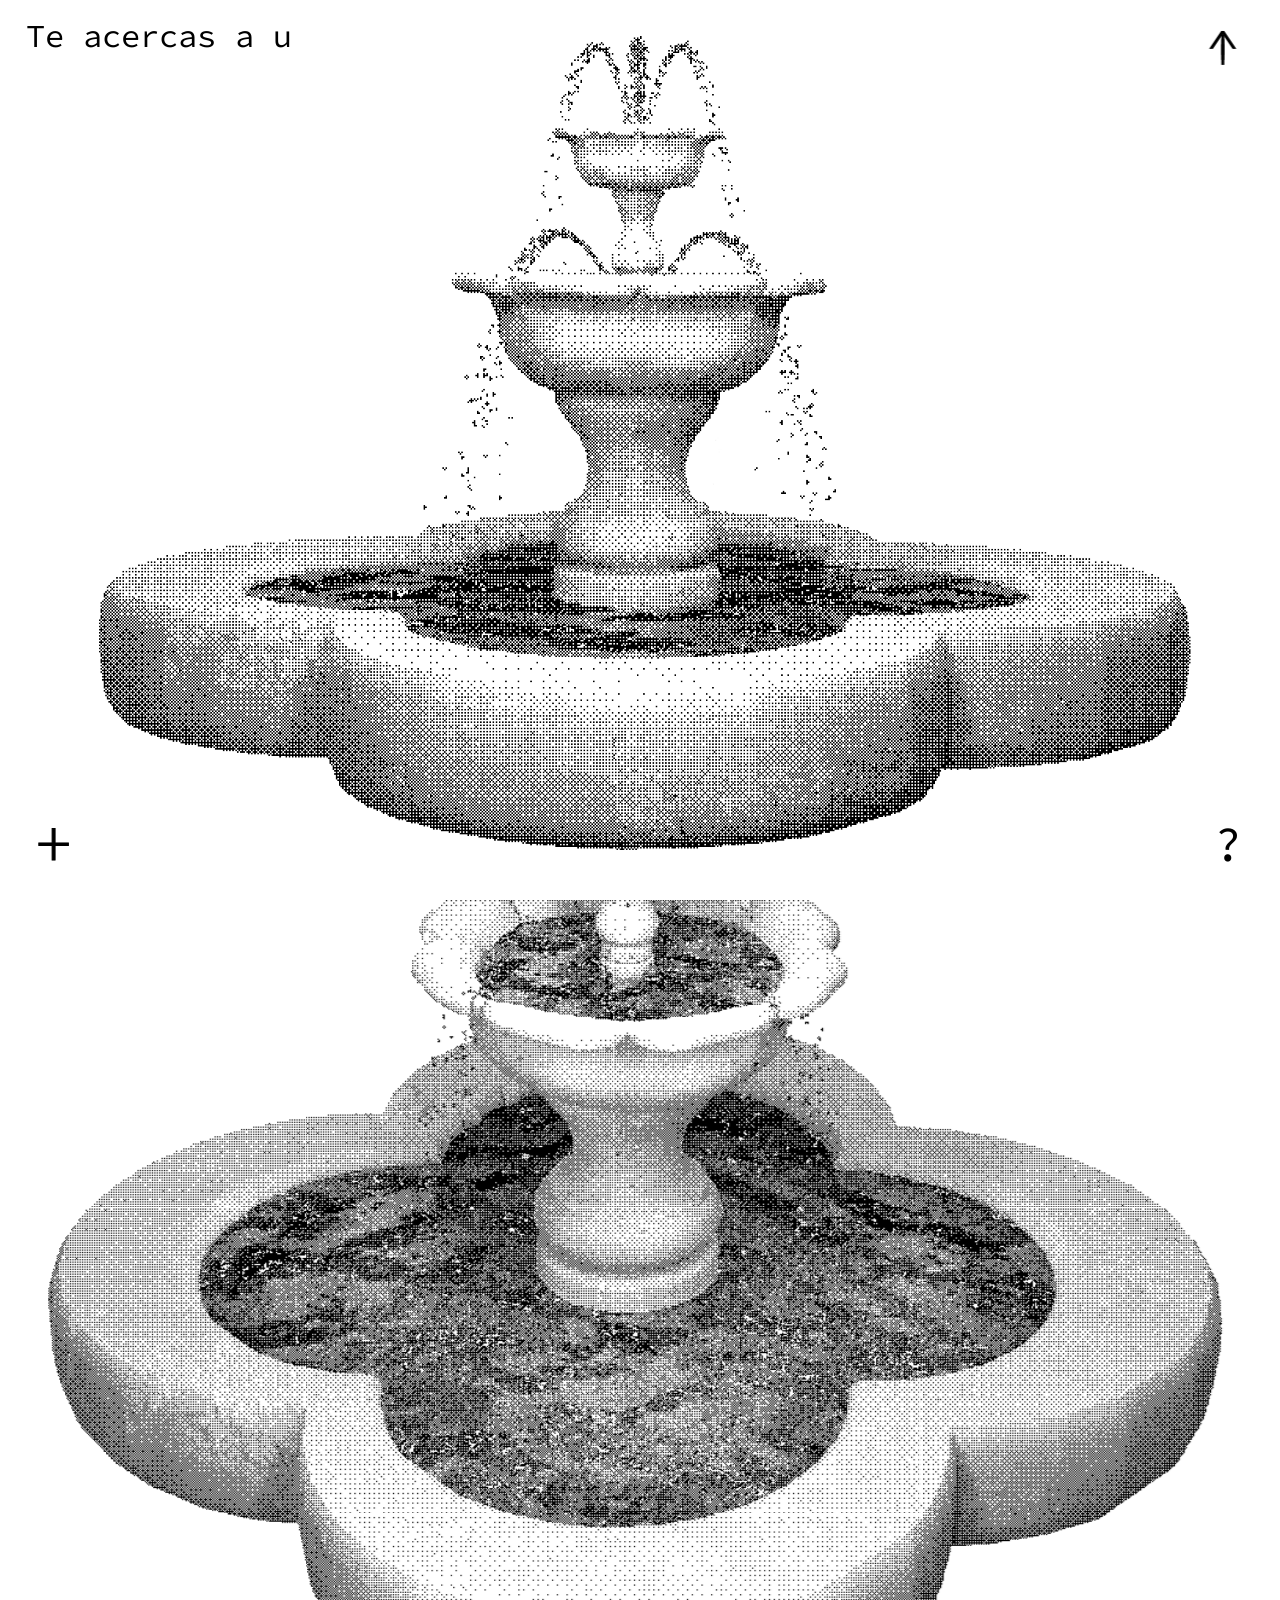
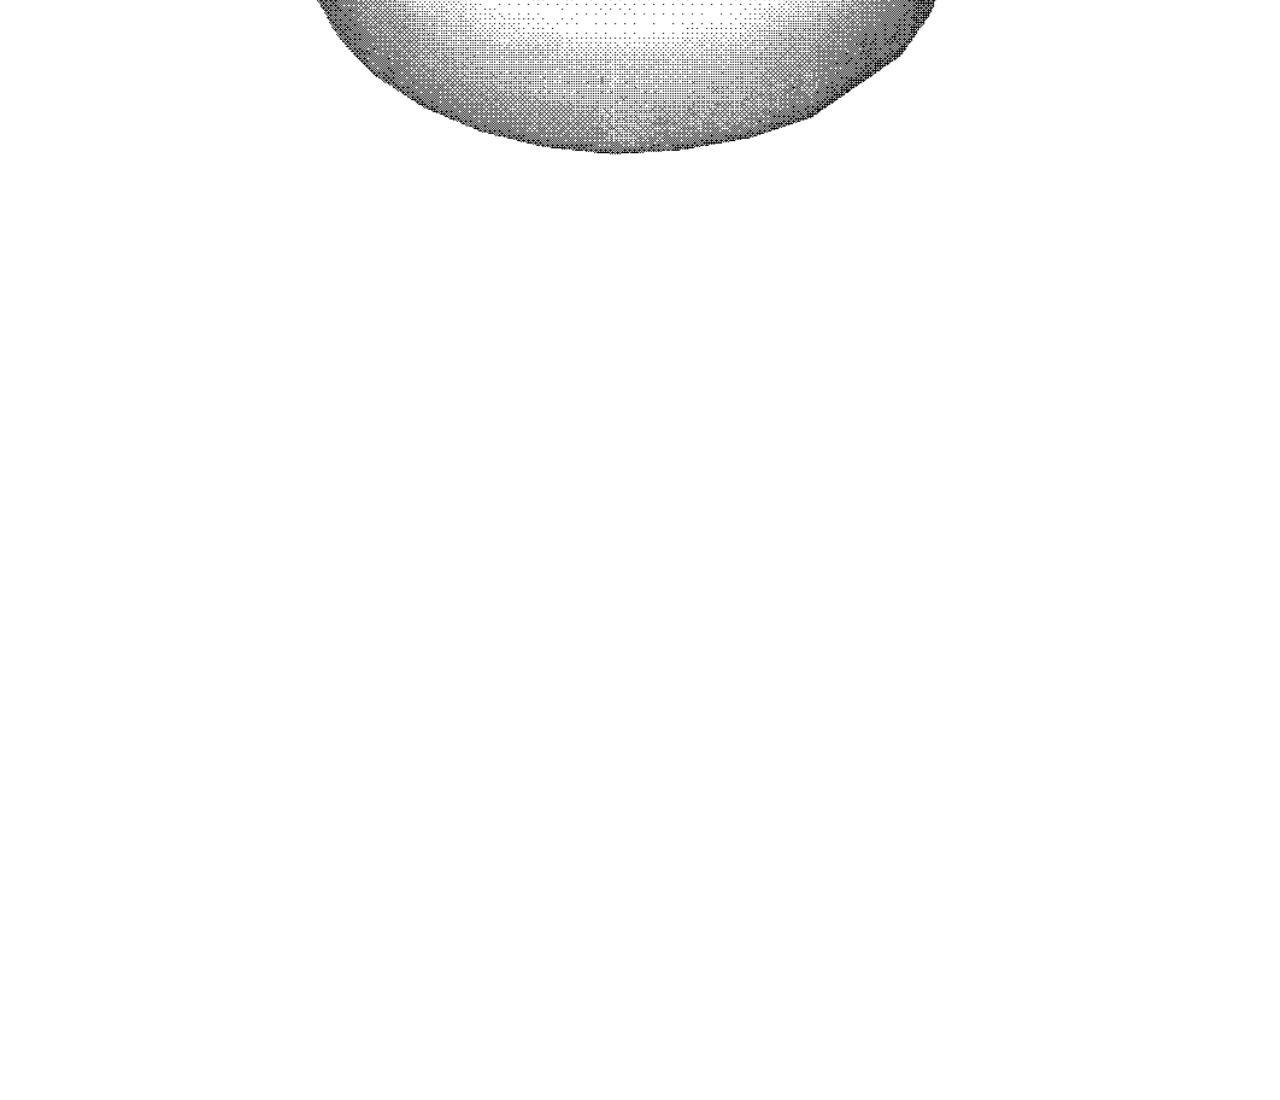
<file: index.html>
<!doctype html>
<html lang="es">
  <head>
    <meta charset="utf-8" />
    <meta name="viewport" content="width=device-width, initial-scale=1.0" />
    <title>Fuente de los deseos</title>
    <link
      href="https://fonts.googleapis.com/css2?family=Source+Code+Pro:ital,wght@0,300;0,400;0,700;1,400&display=swap"
      rel="stylesheet"
    />
    <script src="https://code.jquery.com/jquery-3.6.0.min.js"></script>
    <link rel="stylesheet" href="style.css" />
  </head>
  <body>
    <div id="top" style="display: none; position: absolute; top: 0; height: 0"></div>

    <header>
      <a id="typedtext" href="#bottom" style="display: inline-block; color: black"></a>
      <p id="secondtyped" style="display: block"></p>
    </header>

    <form id="coin-input" class="form">
      <textarea rows="5" id="response" placeholder="escribe aqui" required></textarea>
      <button id="save-button" type="submit">Lanzar moneda</button>
    </form>

    <div id="gallery"></div>
    <div id="coin-show"></div>

    <div class="introGif-container" id="introGif">
      <canvas id="fountainzoom"></canvas>
    </div>

    <div class="basin-container" id="basinDiv">
      <div id="scrollTop-container">
        <a href="#top" id="scrollTotop">---&gt;</a>
      </div>
      <div class="entry-page"></div>
      <div id="about-container">
        <p>
          La Fuente de los Deseos es donde el cauce llega a su estuario.<br /><br />
          Esta fuente guarda deseos.<br /><br />
          (web original a-fountain.glitch.me, ahora 404)<br /><br />
        </p>
      </div>
      <div id="bottom-container">
        <div id="plus"><p>+</p></div>
        <div id="about"><p>?</p></div>
        <div id="about-close" class="hide"><p>+</p></div>
        <div id="tossback"><p>Devolver</p></div>
      </div>
      <div id="nevermind"><p>Mejor no</p></div>
    </div>

    <div id="bottom" style="position: absolute; bottom: 0; top: 200vh"></div>
    <div id="moneda-label"></div>

    <script src="./main.js"></script>
  </body>
</html>
</file>
<file: style.css>
:root {
  overflow-x: hidden;
}
body {
  margin: 0;
  padding: 0;
  font-size: 24pt;
  height: 200vh;
  overscroll-behavior: none;
  -ms-overflow-style: none;
  scrollbar-width: none;
  background: white;
}
body::-webkit-scrollbar {
  display: none;
}
* {
  font-family: "Source Code Pro", monospace;
}
header {
  position: fixed;
  top: 1.75vh;
  left: 2vw;
  padding: 0 2.5vw 0 0;
  z-index: 9000;
}
p {
  margin: 0;
}
p,
h1,
h2 {
  user-select: none;
  font-size: 24pt;
}
li {
  font-size: 24pt;
  line-height: 42pt;
  cursor: pointer;
}
#typedtext {
  position: fixed;
  text-decoration: none;
  z-index: 1000;
  pointer-events: none;
  color: black;
}
#typedtext.active {
  pointer-events: auto;
}
#typedtext:hover {
  text-decoration: underline dotted black;
}
.introGif-container {
  padding: 0;
  margin: 0;
  height: 100vh;
  max-width: 100vw;
  background-size: auto 93.75%;
  background-repeat: no-repeat;
  background-position: center;
}
canvas {
  margin-top: -1px;
  z-index: 10;
  position: fixed;
  left: 46.25%;
  top: 50%;
  height: 100vh;
  max-width: 100vw;
  transform: translate(-50%, -50%);
}
.basin-container {
  opacity: 0;
  visibility: hidden;
  transition:
    opacity 0.3s,
    visibility 0.3s;
  margin-top: 100vh;
  z-index: 10;
  position: sticky;
  bottom: 0;
  left: 1vw;
  height: 100vh;
  width: 100vw;
  background-size: auto 96%;
  background-repeat: no-repeat;
  background-position: top center;
}
#scrollTop-container {
  transform: rotate(-90deg);
  position: fixed;
  display: flex;
  top: 1vh;
  right: 2.25vw;
  height: 40pt;
  width: 50pt;
}
#scrollTotop {
  text-decoration: none;
  color: black;
  font-size: 36pt;
  letter-spacing: -24px;
  z-index: 1000;
}
form {
  text-align: center;
  position: fixed;
}
#coin-input {
  display: none;
  z-index: 300;
}
#response {
  text-align: center;
  resize: none;
  font-size: 24pt;
  border: 0px;
  background: none;
  height: 33vh;
  width: 41vh;
  position: fixed;
  bottom: 78px;
  left: calc(50vw - 20.6vh);
  overflow: visible;
  overflow-y: auto;
  scrollbar-width: none;
  box-sizing: border-box;
  color: black;
}
textarea:focus,
input:focus {
  outline: none;
}
::placeholder {
  color: white;
  opacity: 0.6;
}
#coin-show {
  display: none;
  z-index: 8000000;
  text-align: center;
  position: fixed;
}
.retrieve-text {
  text-align: center;
  font-size: 24pt;
  height: 41vh;
  width: 41vh;
  position: fixed;
  bottom: 45px;
  left: calc(50vw - 20.5vh);
  overflow-y: auto;
  overflow-x: hidden;
  scrollbar-width: none;
  -ms-overflow-style: none;
  /* padding vertical generoso para centrar visualmente textos cortos */
  padding: 7vh 5vh;
  box-sizing: border-box;
  line-height: 1.3;
}
.retrieve-text::-webkit-scrollbar {
  display: none;
}
#save-button {
  font-size: 24pt;
  color: black;
  cursor: pointer;
  background-color: white;
  box-sizing: border-box;
  margin: 0;
  font-family: "Source Code Pro", monospace;
  padding: 0;
  border: none;
  position: fixed;
  right: 25px;
  bottom: 23px;
  line-height: 0;
  height: 43px;
}
#nevermind {
  position: fixed;
  display: none;
  left: 2vw;
  bottom: 3.5vh;
  pointer-events: all;
  cursor: pointer;
  z-index: 100;
}
#nevermind p {
  margin-bottom: 0;
  line-height: 1.1;
}
.hide {
  display: none !important;
}
#gallery {
  position: absolute;
  width: 50vw;
  height: 22vw;
  left: 25.5vw;
  top: 13vw;
  z-index: 115;
  mix-blend-mode: multiply;
}
#gallery > svg {
  position: fixed;
  cursor: pointer;
  width: 3vw;
  height: auto;
  transform: translate(-50%, -50%);
}
#gallery > img.moneda-en-agua {
  position: fixed;
  cursor: pointer;
  width: 3vw;
  height: auto;
  transform: translate(-50%, -50%);
}
#bottom-container {
  z-index: 1000;
  position: fixed;
  display: flex;
  flex-direction: row;
  width: 95%;
  height: 10vh;
  bottom: 0;
  margin: 2vh 2.5vw 2.5vh 2.5vw;
  pointer-events: none;
}
#plus,
#minus {
  position: absolute;
  display: flex;
  left: 0;
  bottom: 0;
  pointer-events: all;
  cursor: pointer;
}
#plus p,
#minus p {
  margin-bottom: 0;
  font-weight: 300;
  font-size: 54pt;
  -webkit-text-stroke: 1px black;
  line-height: 52pt;
}
ul {
  padding-inline-start: 16px;
}
#menu-container {
  max-width: 24vw;
  position: fixed;
  bottom: 10vh;
  left: 1.6vw;
  display: none;
}
#about-container {
  width: 16vw;
  max-height: 80vh;
  position: fixed;
  right: 2.5vw;
  display: none;
  overflow-y: scroll;
  bottom: 10vh;
  text-align: right;
}
#about-container > p {
  font-size: 18pt;
  line-height: 1.4;
}
#about {
  position: absolute;
  display: flex;
  right: 5px;
  bottom: 0;
  pointer-events: all;
  cursor: pointer;
}
#about-close {
  position: absolute;
  display: flex;
  right: 0;
  bottom: 0;
  pointer-events: all;
  cursor: pointer;
}
#about > p {
  margin-bottom: 0;
  line-height: 1.39;
  font-size: 36pt;
}
#about-close > p {
  margin-bottom: 0;
  font-weight: 300;
  font-size: 55pt;
  -webkit-text-stroke: 1px black;
  line-height: 50pt;
  transform: rotate(45deg);
}
#tossback {
  position: absolute;
  display: none;
  right: 0.5vw;
  bottom: 0;
  pointer-events: all;
  cursor: pointer;
}
#tossback p {
  margin-bottom: 0;
  line-height: 1.1;
}
#moneda-label {
  position: fixed;
  font-size: 12pt;
  background: white;
  padding: 2px 6px;
  pointer-events: none;
  display: none;
  z-index: 9999;
  border: 1px solid black;
}
.moneda-entrada {
  height: 45vh;
  position: fixed;
  bottom: 60px;
  left: calc(50vw - 22.5vh);
  animation: fade-in 0.3s forwards;
}
.moneda-grande {
  height: 45vh;
  width: 45vh;
  position: fixed;
  bottom: 60px;
  left: calc(50vw - 22.5vh);
}
@keyframes fade-in {
  from { opacity: 0; }
  to { opacity: 1; }
}

/* ── RESPONSIVE ─────────────────────────────────────────── */

/* Tablet */
@media (max-width: 1024px) {
  p, h1, h2 { font-size: 20pt; }
  li { font-size: 20pt; line-height: 36pt; }

  #response {
    font-size: 20pt;
    height: 38vh;
    width: 38vh;
    left: calc(50vw - 19vh);
    padding: 40px;
  }
  .retrieve-text-PLACEHOLDER {
    font-size: 20pt;
    height: 38vh;
    width: 38vh;
    left: calc(50vw - 19vh);
  }
  .moneda-entrada,
  .moneda-grande {
    height: 40vh;
    width: 40vh;
    left: calc(50vw - 20vh);
  }

  #about-container {
    width: 24vw;
  }
  #about-container > p { font-size: 15pt; }

  #gallery > img.moneda-en-agua { width: 4vw; }
}

/* Móvil grande / landscape */
@media (max-width: 768px) {
  p, h1, h2 { font-size: 16pt; }
  li { font-size: 16pt; line-height: 30pt; }

  header {
    top: 1.5vh;
    left: 3vw;
    max-width: 70vw;
  }

  #scrollTop-container {
    right: 3vw;
    top: 0.5vh;
  }
  #scrollTotop { font-size: 28pt; }

  #response {
    font-size: 16pt;
    height: 36vw;
    width: 36vw;
    left: calc(50vw - 18vw);
    bottom: 70px;
    padding: 5vw;
  }
  .retrieve-text-PLACEHOLDER {
    font-size: 16pt;
    height: 36vw;
    width: 36vw;
    left: calc(50vw - 18vw);
    bottom: 40px;
    padding: 4vw;
  }
  .moneda-entrada,
  .moneda-grande {
    height: 40vw;
    width: 40vw;
    bottom: 50px;
    left: calc(50vw - 20vw);
  }

  #save-button {
    font-size: 16pt;
    right: 3vw;
    bottom: 18px;
    height: auto;
  }

  #plus p, #minus p {
    font-size: 40pt;
    line-height: 40pt;
  }
  #about > p { font-size: 28pt; }
  #about-close > p { font-size: 42pt; line-height: 38pt; }

  #about-container {
    width: 52vw;
    right: 3vw;
    bottom: 9vh;
  }
  #about-container > p { font-size: 13pt; }

  #gallery {
    width: 60vw;
    height: 30vw;
    left: 20vw;
    top: 14vw;
  }
  #gallery > img.moneda-en-agua { width: 6vw; }

  #bottom-container {
    margin: 2vh 3vw 2vh 3vw;
  }

  #nevermind {
    left: 3vw;
    bottom: 3vh;
  }
  #nevermind p { font-size: 16pt; }
}

/* Móvil pequeño / portrait */
@media (max-width: 480px) {
  p, h1, h2 { font-size: 13pt; }
  li { font-size: 13pt; line-height: 26pt; }

  header { max-width: 65vw; }

  #response {
    font-size: 13pt;
    height: 52vw;
    width: 52vw;
    left: calc(50vw - 26vw);
    bottom: 65px;
    padding: 6vw;
  }
  .retrieve-text-PLACEHOLDER {
    font-size: 13pt;
    height: 52vw;
    width: 52vw;
    left: calc(50vw - 26vw);
    bottom: 35px;
    padding: 5vw;
  }
  .moneda-entrada,
  .moneda-grande {
    height: 56vw;
    width: 56vw;
    bottom: 48px;
    left: calc(50vw - 28vw);
  }

  #save-button {
    font-size: 13pt;
    right: 3vw;
    bottom: 14px;
  }

  #about-container {
    width: 72vw;
    right: 3vw;
  }
  #about-container > p { font-size: 11pt; }

  #gallery {
    width: 72vw;
    height: 38vw;
    left: 14vw;
    top: 16vw;
  }
  #gallery > img.moneda-en-agua { width: 8vw; }

  #nevermind p { font-size: 13pt; }
  #tossback p { font-size: 13pt; }

  /* Ocultar tooltip de nombre en táctil */
  #moneda-label { display: none !important; }
}

/* Touch: agrandar targets */
@media (hover: none) {
  #plus, #minus, #about, #about-close, #nevermind, #tossback, #scrollTotop {
    min-width: 44px;
    min-height: 44px;
  }
  #gallery > img.moneda-en-agua {
    padding: 4px;
  }
}
</file>
